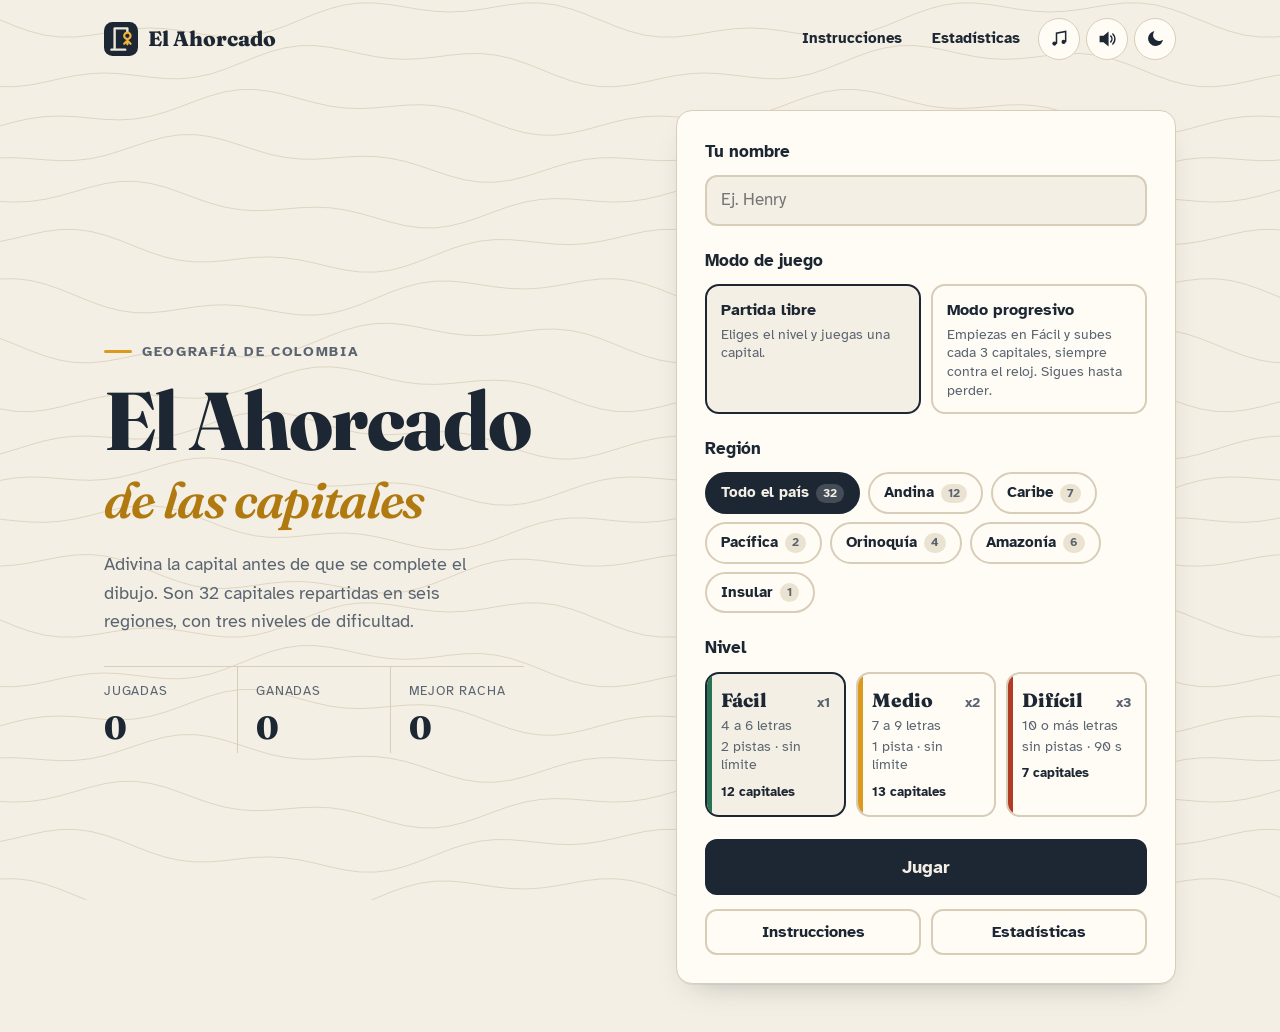
<file: index.html>
<!DOCTYPE html>
<html lang="es">
<head>
  <meta charset="UTF-8">
  <meta name="viewport" content="width=device-width, initial-scale=1.0">
  <title>El Ahorcado · Capitales de Colombia</title>
  <meta name="description" content="Juego del ahorcado para aprender las 32 capitales de los departamentos de Colombia.">
  <link rel="icon" href="assets/img/icono.svg" type="image/svg+xml">
  <link rel="preconnect" href="https://fonts.googleapis.com">
  <link rel="preconnect" href="https://fonts.gstatic.com" crossorigin>
  <link href="https://fonts.googleapis.com/css2?family=Atkinson+Hyperlegible:wght@400;700&family=Fraunces:ital,opsz,wght@0,9..144,600;0,9..144,800;1,9..144,600&display=swap" rel="stylesheet">
  <link rel="stylesheet" href="css/styles.css">
  <link rel="stylesheet" href="css/responsive.css">
  <script src="js/almacenamiento.js"></script>
</head>
<body data-pagina="juego">
  <a class="saltar" href="#contenido">Saltar al contenido</a>

  <header class="barra">
    <a class="marca" href="index.html">
      <img src="assets/img/icono.svg" alt="" width="34" height="34">
      <span>El Ahorcado</span>
    </a>
    <nav class="barra-nav" aria-label="Principal">
      <a href="pages/instrucciones.html">Instrucciones</a>
      <a href="pages/estadisticas.html">Estadísticas</a>
      <button id="btn-musica" class="btn-icono" type="button" aria-pressed="true" aria-label="Música">
        <svg class="icono-on" viewBox="0 0 24 24" aria-hidden="true"><path d="M9 17V5l11-2v12" fill="none"/><circle cx="6.5" cy="17.5" r="2.5"/><circle cx="17.5" cy="15.5" r="2.5"/></svg>
        <svg class="icono-off" viewBox="0 0 24 24" aria-hidden="true"><path d="M9 17V5l11-2v12" fill="none"/><circle cx="6.5" cy="17.5" r="2.5"/><circle cx="17.5" cy="15.5" r="2.5"/><path d="M3 3l18 18" fill="none"/></svg>
      </button>
      <button id="btn-sonido" class="btn-icono" type="button" aria-pressed="true" aria-label="Sonido">
        <svg class="icono-on" viewBox="0 0 24 24" aria-hidden="true"><path d="M4 9v6h4l5 4V5L8 9H4z"/><path d="M16.5 8.5a5 5 0 0 1 0 7M19 6a8.5 8.5 0 0 1 0 12" fill="none"/></svg>
        <svg class="icono-off" viewBox="0 0 24 24" aria-hidden="true"><path d="M4 9v6h4l5 4V5L8 9H4z"/><path d="M17 9l5 6M22 9l-5 6" fill="none"/></svg>
      </button>
      <button id="btn-tema" class="btn-icono" type="button" aria-label="Cambiar tema claro u oscuro">
        <svg class="icono-luna" viewBox="0 0 24 24" aria-hidden="true"><path d="M20 14.5A8 8 0 0 1 9.5 4a8 8 0 1 0 10.5 10.5z"/></svg>
        <svg class="icono-sol" viewBox="0 0 24 24" aria-hidden="true"><circle cx="12" cy="12" r="4.2"/><path d="M12 2v2.5M12 19.5V22M2 12h2.5M19.5 12H22M4.9 4.9l1.8 1.8M17.3 17.3l1.8 1.8M4.9 19.1l1.8-1.8M17.3 6.7l1.8-1.8" fill="none"/></svg>
      </button>
    </nav>
  </header>

  <main id="contenido" class="contenedor">

    <!-- ===== Menú principal ===== -->
    <section id="pantalla-menu" class="pantalla" aria-labelledby="titulo-menu">
      <div class="menu-intro">
        <p class="sobretitulo">Geografía de Colombia</p>
        <h1 id="titulo-menu" class="titulo">El Ahorcado <span>de las capitales</span></h1>
        <p class="entrada">Adivina la capital antes de que se complete el dibujo. Son 32 capitales repartidas en seis regiones, con tres niveles de dificultad.</p>

        <dl class="resumen" id="resumen-menu">
          <div><dt>Jugadas</dt><dd id="resumen-jugadas">0</dd></div>
          <div><dt>Ganadas</dt><dd id="resumen-ganadas">0</dd></div>
          <div><dt>Mejor racha</dt><dd id="resumen-racha">0</dd></div>
        </dl>
      </div>

      <form id="form-menu" class="tarjeta menu-form" novalidate>
        <div class="campo">
          <label for="nombre">Tu nombre</label>
          <input id="nombre" name="nombre" type="text" maxlength="20" autocomplete="nickname" placeholder="Ej. Henry" required>
          <p id="error-nombre" class="error-campo" hidden>Escribe tu nombre para empezar.</p>
        </div>

        <fieldset class="campo">
          <legend>Modo de juego</legend>
          <div class="modos">
            <label class="modo">
              <input type="radio" name="modo" value="libre" id="modo-libre" checked>
              <span class="modo-cuerpo"><b>Partida libre</b><small>Eliges el nivel y juegas una capital.</small></span>
            </label>
            <label class="modo">
              <input type="radio" name="modo" value="progresivo" id="modo-progresivo">
              <span class="modo-cuerpo"><b>Modo progresivo</b><small>Empiezas en Fácil y subes cada 3 capitales, siempre contra el reloj. Sigues hasta perder.</small></span>
            </label>
          </div>
        </fieldset>

        <fieldset class="campo">
          <legend>Región</legend>
          <div id="opciones-region" class="chips"></div>
        </fieldset>

        <fieldset class="campo" id="campo-nivel">
          <legend>Nivel</legend>
          <div id="opciones-nivel" class="niveles"></div>
        </fieldset>

        <button type="submit" class="btn btn-primario btn-grande">Jugar</button>

        <div class="menu-enlaces">
          <a class="btn btn-secundario" href="pages/instrucciones.html">Instrucciones</a>
          <a class="btn btn-secundario" href="pages/estadisticas.html">Estadísticas</a>
        </div>
      </form>
    </section>

    <!-- ===== Pantalla de juego ===== -->
    <section id="pantalla-juego" class="pantalla" aria-labelledby="titulo-juego" hidden>
      <h1 id="titulo-juego" class="sr-only">Partida en curso</h1>

      <div class="juego">
        <div class="tarjeta lienzo">
          <svg id="ahorcado" viewBox="0 0 200 240" role="img" aria-label="Dibujo del ahorcado">
            <g class="horca">
              <line x1="16" y1="226" x2="150" y2="226"/>
              <line x1="48" y1="226" x2="48" y2="18"/>
              <line x1="48" y1="18" x2="140" y2="18"/>
              <line x1="48" y1="54" x2="84" y2="18"/>
              <line class="cuerda" x1="140" y1="18" x2="140" y2="46"/>
            </g>
            <g class="partes">
              <circle class="parte" data-parte="1" cx="140" cy="66" r="20" pathLength="1"/>
              <line class="parte" data-parte="2" x1="140" y1="86" x2="140" y2="150" pathLength="1"/>
              <line class="parte" data-parte="3" x1="140" y1="104" x2="114" y2="132" pathLength="1"/>
              <line class="parte" data-parte="4" x1="140" y1="104" x2="166" y2="132" pathLength="1"/>
              <line class="parte" data-parte="5" x1="140" y1="150" x2="118" y2="192" pathLength="1"/>
              <line class="parte" data-parte="6" x1="140" y1="150" x2="162" y2="192" pathLength="1"/>
            </g>
            <g class="cara">
              <path d="M129 58l7 7M136 58l-7 7M144 58l7 7M151 58l-7 7"/>
              <path d="M132 77q8 -6 16 0"/>
            </g>
          </svg>
          <p class="lienzo-pie"><span id="errores-texto">0</span> de 6 errores</p>
        </div>

        <div class="panel">
          <ul class="etiquetas" aria-label="Datos de la partida">
            <li id="info-jugador"></li>
            <li id="info-region"></li>
            <li id="info-nivel"></li>
            <li id="info-ronda" class="etiqueta-ronda" hidden></li>
          </ul>

          <dl class="marcador">
            <div>
              <dt>Vidas</dt>
              <dd id="vidas" class="vidas" aria-label="6 vidas"></dd>
            </div>
            <div>
              <dt>Puntaje</dt>
              <dd id="puntaje">0</dd>
            </div>
            <div>
              <dt>Tiempo</dt>
              <dd id="tiempo">Sin límite</dd>
            </div>
          </dl>

          <div class="palabra-zona">
            <div id="palabra" class="palabra"></div>
            <p class="dato"><span class="dato-etiqueta">Dato</span> <span id="dato-texto"></span></p>
          </div>

          <div class="pistas">
            <button id="btn-pista" class="btn btn-secundario" type="button">Pedir pista</button>
            <p id="texto-pista" class="texto-pista"></p>
          </div>

          <p class="falladas">Letras falladas: <span id="letras-falladas">ninguna</span></p>
          <p id="aviso" class="aviso" role="status" aria-live="polite"></p>
        </div>
      </div>

      <div id="teclado" class="teclado" role="group" aria-label="Teclado virtual"></div>

      <div class="acciones-juego">
        <button id="btn-abandonar" class="btn btn-texto" type="button">← Volver al menú</button>
      </div>
    </section>
  </main>

  <!-- ===== Ventana de resultado ===== -->
  <dialog id="modal-resultado" class="modal" aria-labelledby="modal-titulo">
    <p id="modal-etiqueta" class="modal-etiqueta"></p>
    <h2 id="modal-titulo" class="modal-titulo"></h2>
    <p id="modal-palabra" class="modal-palabra"></p>
    <p id="modal-dato" class="modal-dato"></p>
    <p id="modal-extra" class="modal-extra" hidden></p>
    <table id="modal-desglose" class="desglose"></table>
    <div class="modal-acciones">
      <button id="btn-otra" class="btn btn-primario" type="button">Jugar otra vez</button>
      <button id="btn-menu" class="btn btn-secundario" type="button">Volver al menú</button>
    </div>
  </dialog>

  <script src="js/palabras.js"></script>
  <script src="js/juego.js"></script>
  <script src="js/ui.js"></script>
  <script src="js/app.js"></script>
</body>
</html>
</file>
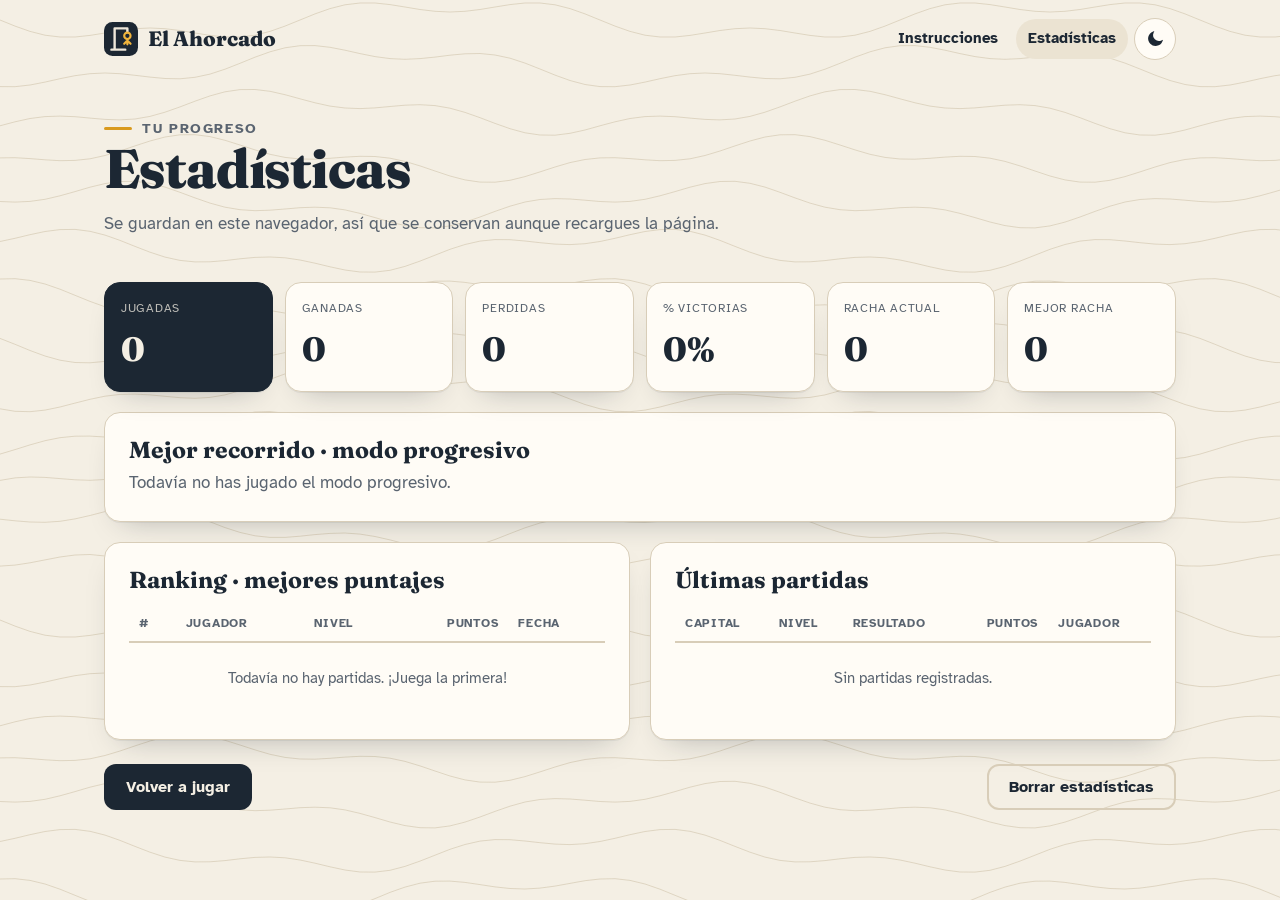
<file: pages/estadisticas.html>
<!DOCTYPE html>
<html lang="es">
<head>
  <meta charset="UTF-8">
  <meta name="viewport" content="width=device-width, initial-scale=1.0">
  <title>Estadísticas · El Ahorcado</title>
  <link rel="icon" href="../assets/img/icono.svg" type="image/svg+xml">
  <link rel="preconnect" href="https://fonts.googleapis.com">
  <link rel="preconnect" href="https://fonts.gstatic.com" crossorigin>
  <link href="https://fonts.googleapis.com/css2?family=Atkinson+Hyperlegible:wght@400;700&family=Fraunces:ital,opsz,wght@0,9..144,600;0,9..144,800;1,9..144,600&display=swap" rel="stylesheet">
  <link rel="stylesheet" href="../css/styles.css">
  <link rel="stylesheet" href="../css/responsive.css">
  <script src="../js/almacenamiento.js"></script>
</head>
<body data-pagina="estadisticas">
  <a class="saltar" href="#contenido">Saltar al contenido</a>

  <header class="barra">
    <a class="marca" href="../index.html">
      <img src="../assets/img/icono.svg" alt="" width="34" height="34">
      <span>El Ahorcado</span>
    </a>
    <nav class="barra-nav" aria-label="Principal">
      <a href="instrucciones.html">Instrucciones</a>
      <a href="estadisticas.html" aria-current="page">Estadísticas</a>
      <button id="btn-tema" class="btn-icono" type="button" aria-label="Cambiar tema claro u oscuro">
        <svg class="icono-luna" viewBox="0 0 24 24" aria-hidden="true"><path d="M20 14.5A8 8 0 0 1 9.5 4a8 8 0 1 0 10.5 10.5z"/></svg>
        <svg class="icono-sol" viewBox="0 0 24 24" aria-hidden="true"><circle cx="12" cy="12" r="4.2"/><path d="M12 2v2.5M12 19.5V22M2 12h2.5M19.5 12H22M4.9 4.9l1.8 1.8M17.3 17.3l1.8 1.8M4.9 19.1l1.8-1.8M17.3 6.7l1.8-1.8" fill="none"/></svg>
      </button>
    </nav>
  </header>

  <main id="contenido" class="contenedor">
    <div class="pagina-cabeza">
      <p class="sobretitulo">Tu progreso</p>
      <h1 class="titulo">Estadísticas</h1>
      <p>Se guardan en este navegador, así que se conservan aunque recargues la página.</p>
    </div>

    <dl class="tarjetas-stats">
      <div class="tarjeta stat stat-destacada"><dt>Jugadas</dt><dd id="stat-jugadas">0</dd></div>
      <div class="tarjeta stat"><dt>Ganadas</dt><dd id="stat-ganadas">0</dd></div>
      <div class="tarjeta stat"><dt>Perdidas</dt><dd id="stat-perdidas">0</dd></div>
      <div class="tarjeta stat"><dt>% victorias</dt><dd id="stat-porcentaje">0%</dd></div>
      <div class="tarjeta stat"><dt>Racha actual</dt><dd id="stat-racha">0</dd></div>
      <div class="tarjeta stat"><dt>Mejor racha</dt><dd id="stat-mejor-racha">0</dd></div>
    </dl>

    <section class="tarjeta bloque recorrido-destacado">
      <h2>Mejor recorrido · modo progresivo</h2>
      <p id="mejor-recorrido"></p>
    </section>

    <div class="bloques">
      <section class="tarjeta bloque">
        <h2>Ranking · mejores puntajes</h2>
        <div class="tabla-envoltura">
          <table class="tabla">
            <thead><tr><th>#</th><th>Jugador</th><th>Nivel</th><th class="num">Puntos</th><th class="opcional">Fecha</th></tr></thead>
            <tbody id="tabla-ranking"></tbody>
          </table>
        </div>
      </section>

      <section class="tarjeta bloque">
        <h2>Últimas partidas</h2>
        <div class="tabla-envoltura">
          <table class="tabla">
            <thead><tr><th>Capital</th><th>Nivel</th><th>Resultado</th><th class="num">Puntos</th><th class="opcional">Jugador</th></tr></thead>
            <tbody id="tabla-historial"></tbody>
          </table>
        </div>
      </section>
    </div>

    <div class="pie-acciones">
      <a class="btn btn-primario" href="../index.html">Volver a jugar</a>
      <button id="btn-borrar" class="btn btn-secundario" type="button">Borrar estadísticas</button>
    </div>
  </main>

  <script src="../js/palabras.js"></script>
  <script src="../js/juego.js"></script>
  <script src="../js/ui.js"></script>
  <script src="../js/app.js"></script>
</body>
</html>
</file>
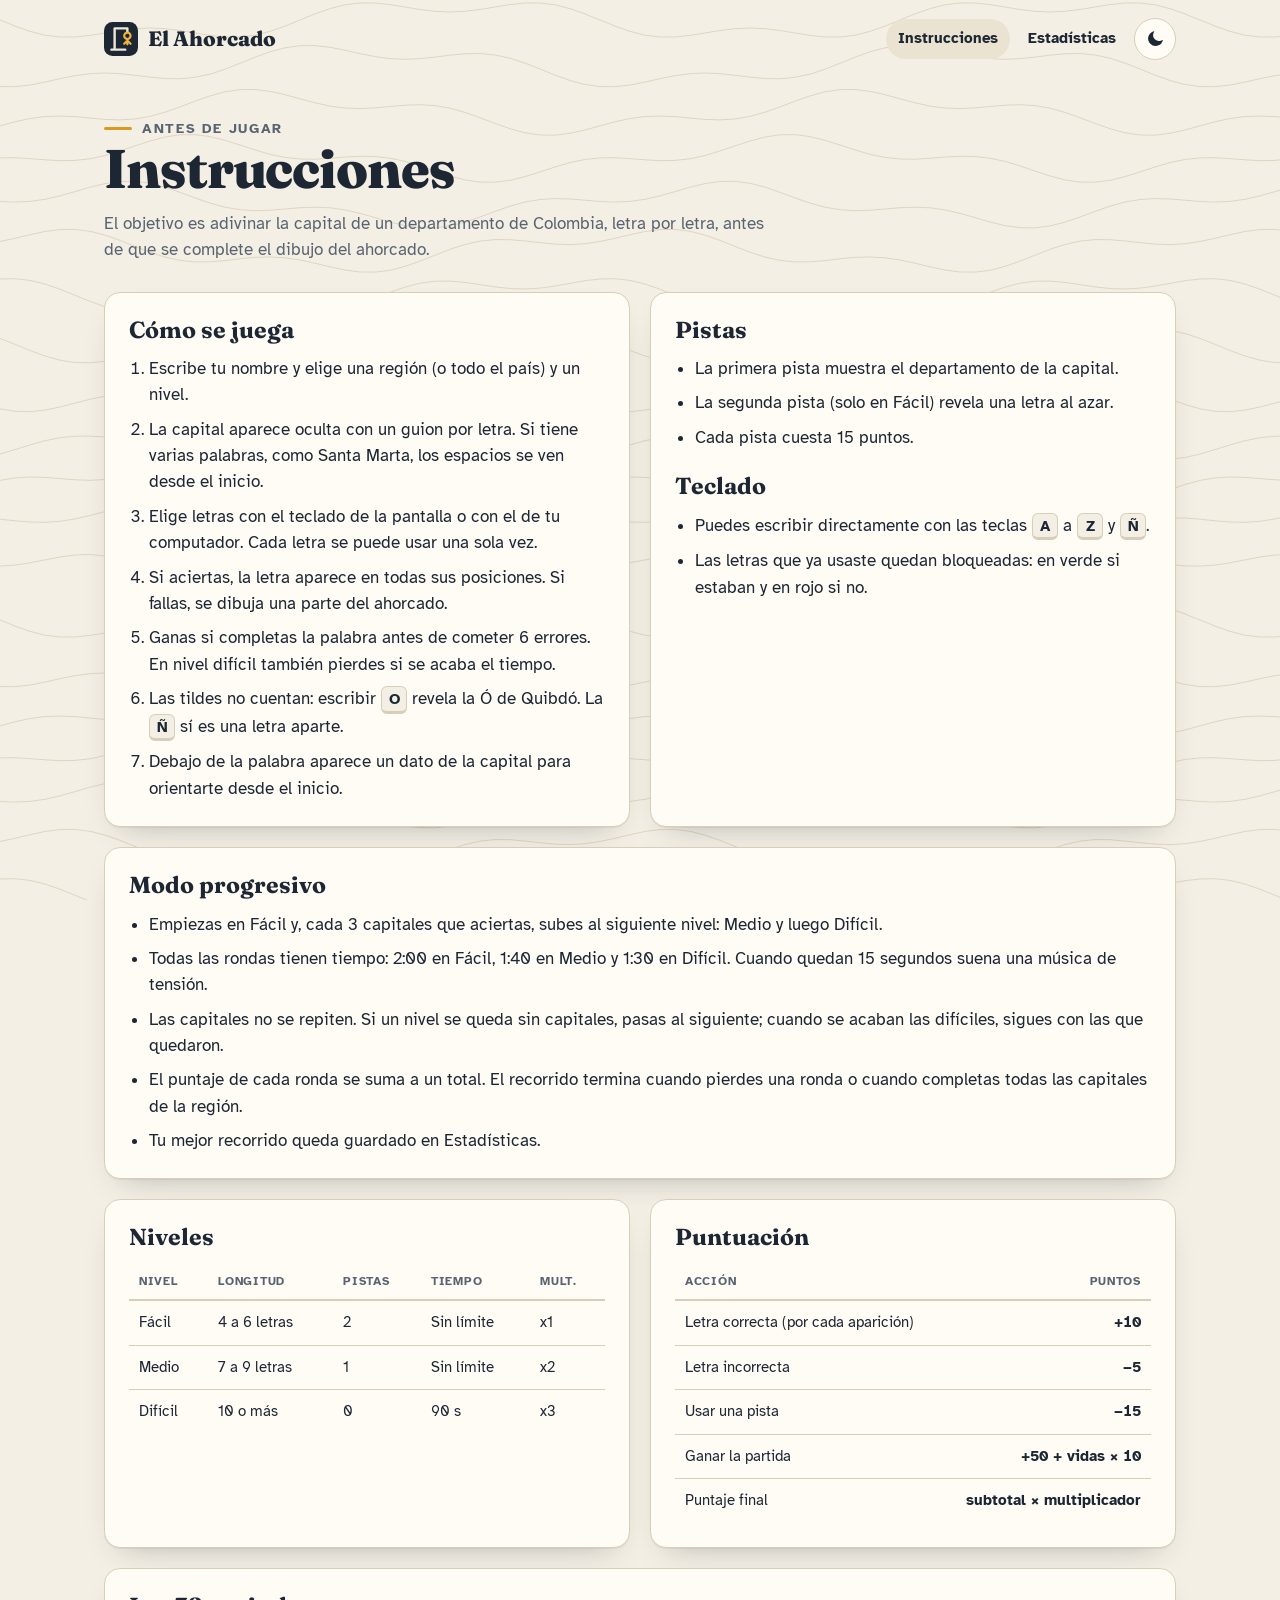
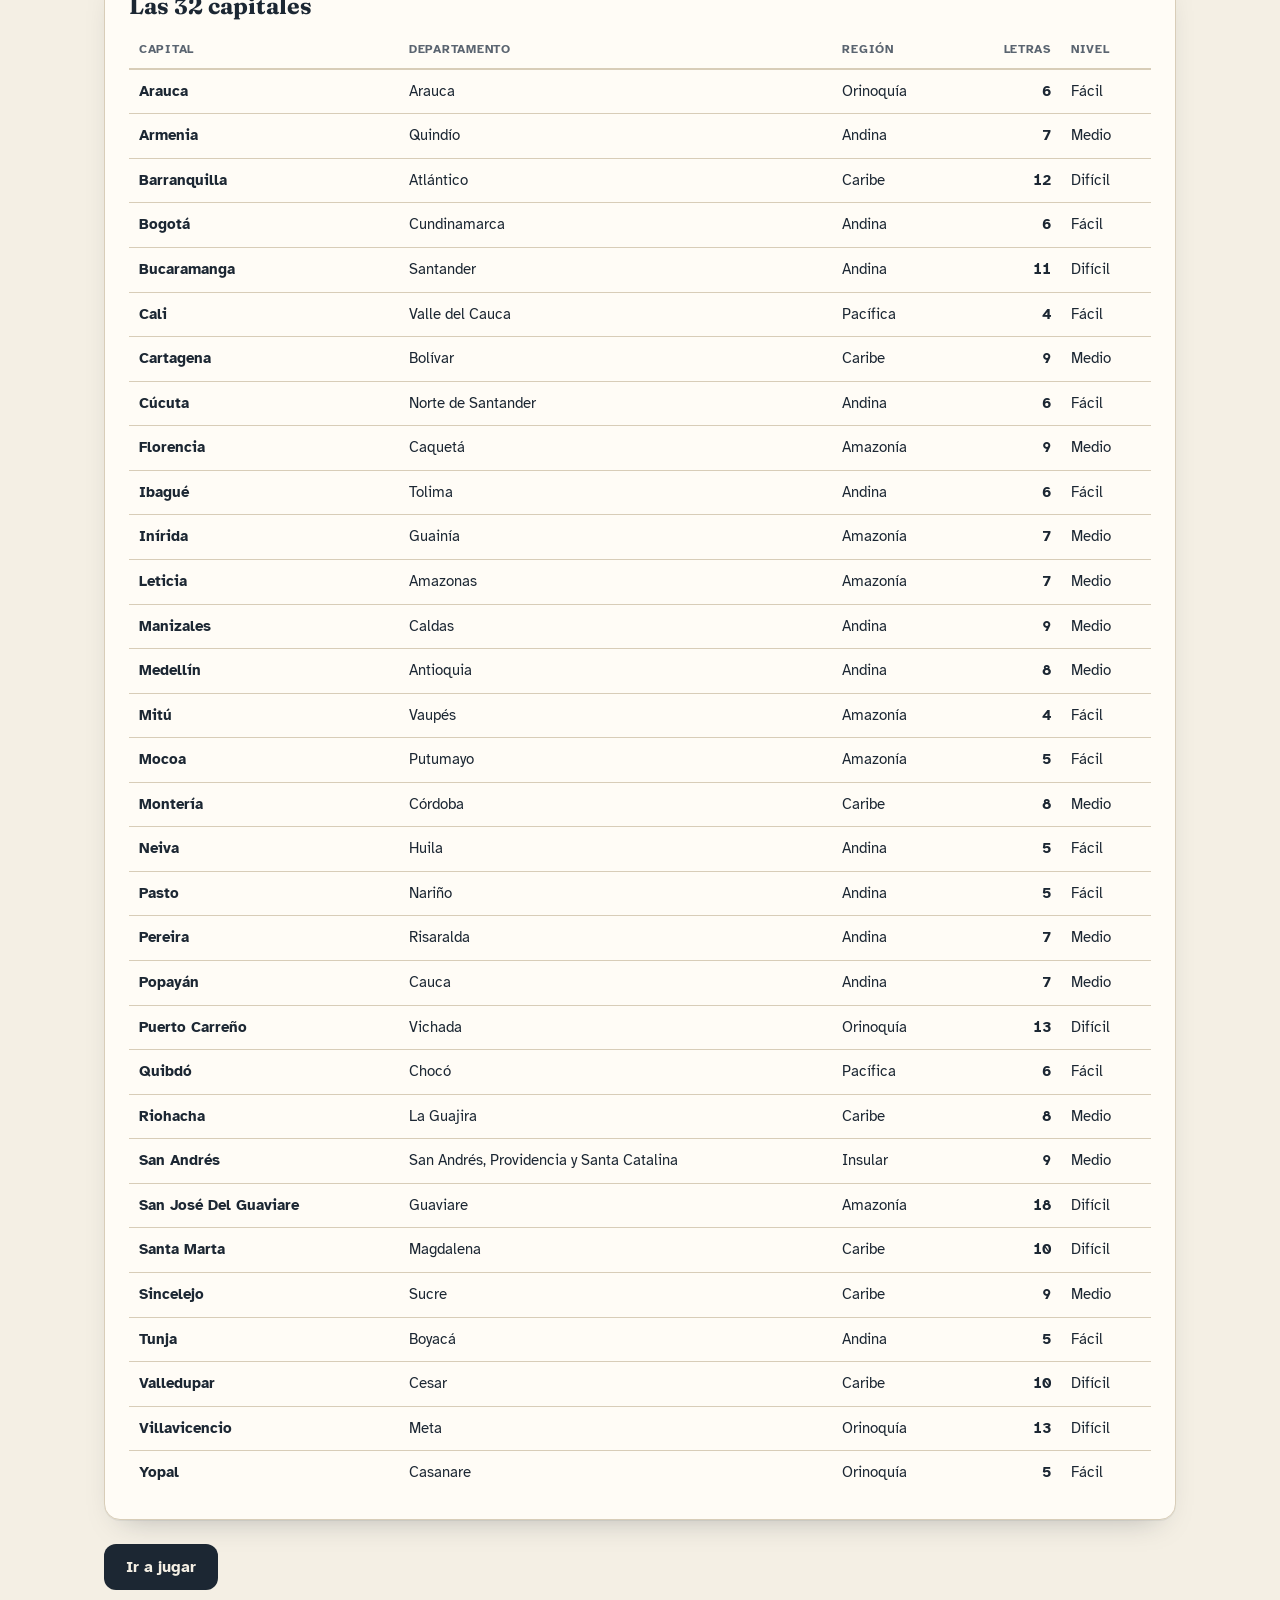
<file: pages/instrucciones.html>
<!DOCTYPE html>
<html lang="es">
<head>
  <meta charset="UTF-8">
  <meta name="viewport" content="width=device-width, initial-scale=1.0">
  <title>Instrucciones · El Ahorcado</title>
  <link rel="icon" href="../assets/img/icono.svg" type="image/svg+xml">
  <link rel="preconnect" href="https://fonts.googleapis.com">
  <link rel="preconnect" href="https://fonts.gstatic.com" crossorigin>
  <link href="https://fonts.googleapis.com/css2?family=Atkinson+Hyperlegible:wght@400;700&family=Fraunces:ital,opsz,wght@0,9..144,600;0,9..144,800;1,9..144,600&display=swap" rel="stylesheet">
  <link rel="stylesheet" href="../css/styles.css">
  <link rel="stylesheet" href="../css/responsive.css">
  <script src="../js/almacenamiento.js"></script>
</head>
<body data-pagina="instrucciones">
  <a class="saltar" href="#contenido">Saltar al contenido</a>

  <header class="barra">
    <a class="marca" href="../index.html">
      <img src="../assets/img/icono.svg" alt="" width="34" height="34">
      <span>El Ahorcado</span>
    </a>
    <nav class="barra-nav" aria-label="Principal">
      <a href="instrucciones.html" aria-current="page">Instrucciones</a>
      <a href="estadisticas.html">Estadísticas</a>
      <button id="btn-tema" class="btn-icono" type="button" aria-label="Cambiar tema claro u oscuro">
        <svg class="icono-luna" viewBox="0 0 24 24" aria-hidden="true"><path d="M20 14.5A8 8 0 0 1 9.5 4a8 8 0 1 0 10.5 10.5z"/></svg>
        <svg class="icono-sol" viewBox="0 0 24 24" aria-hidden="true"><circle cx="12" cy="12" r="4.2"/><path d="M12 2v2.5M12 19.5V22M2 12h2.5M19.5 12H22M4.9 4.9l1.8 1.8M17.3 17.3l1.8 1.8M4.9 19.1l1.8-1.8M17.3 6.7l1.8-1.8" fill="none"/></svg>
      </button>
    </nav>
  </header>

  <main id="contenido" class="contenedor">
    <div class="pagina-cabeza">
      <p class="sobretitulo">Antes de jugar</p>
      <h1 class="titulo">Instrucciones</h1>
      <p>El objetivo es adivinar la capital de un departamento de Colombia, letra por letra, antes de que se complete el dibujo del ahorcado.</p>
    </div>

    <div class="bloques">
      <section class="tarjeta bloque">
        <h2>Cómo se juega</h2>
        <ol>
          <li>Escribe tu nombre y elige una región (o todo el país) y un nivel.</li>
          <li>La capital aparece oculta con un guion por letra. Si tiene varias palabras, como Santa Marta, los espacios se ven desde el inicio.</li>
          <li>Elige letras con el teclado de la pantalla o con el de tu computador. Cada letra se puede usar una sola vez.</li>
          <li>Si aciertas, la letra aparece en todas sus posiciones. Si fallas, se dibuja una parte del ahorcado.</li>
          <li>Ganas si completas la palabra antes de cometer 6 errores. En nivel difícil también pierdes si se acaba el tiempo.</li>
          <li>Las tildes no cuentan: escribir <span class="kbd">O</span> revela la Ó de Quibdó. La <span class="kbd">Ñ</span> sí es una letra aparte.</li>
          <li>Debajo de la palabra aparece un dato de la capital para orientarte desde el inicio.</li>
        </ol>
      </section>

      <section class="tarjeta bloque">
        <h2>Pistas</h2>
        <ul>
          <li>La primera pista muestra el departamento de la capital.</li>
          <li>La segunda pista (solo en Fácil) revela una letra al azar.</li>
          <li>Cada pista cuesta 15 puntos.</li>
        </ul>
        <h2 style="margin-top:22px">Teclado</h2>
        <ul>
          <li>Puedes escribir directamente con las teclas <span class="kbd">A</span> a <span class="kbd">Z</span> y <span class="kbd">Ñ</span>.</li>
          <li>Las letras que ya usaste quedan bloqueadas: en verde si estaban y en rojo si no.</li>
        </ul>
      </section>

      <section class="tarjeta bloque bloque-ancho">
        <h2>Modo progresivo</h2>
        <ul>
          <li>Empiezas en Fácil y, cada 3 capitales que aciertas, subes al siguiente nivel: Medio y luego Difícil.</li>
          <li>Todas las rondas tienen tiempo: 2:00 en Fácil, 1:40 en Medio y 1:30 en Difícil. Cuando quedan 15 segundos suena una música de tensión.</li>
          <li>Las capitales no se repiten. Si un nivel se queda sin capitales, pasas al siguiente; cuando se acaban las difíciles, sigues con las que quedaron.</li>
          <li>El puntaje de cada ronda se suma a un total. El recorrido termina cuando pierdes una ronda o cuando completas todas las capitales de la región.</li>
          <li>Tu mejor recorrido queda guardado en Estadísticas.</li>
        </ul>
      </section>

      <section class="tarjeta bloque">
        <h2>Niveles</h2>
        <div class="tabla-envoltura">
          <table class="tabla">
            <thead><tr><th>Nivel</th><th>Longitud</th><th>Pistas</th><th>Tiempo</th><th>Mult.</th></tr></thead>
            <tbody>
              <tr><td>Fácil</td><td>4 a 6 letras</td><td>2</td><td>Sin límite</td><td>x1</td></tr>
              <tr><td>Medio</td><td>7 a 9 letras</td><td>1</td><td>Sin límite</td><td>x2</td></tr>
              <tr><td>Difícil</td><td>10 o más</td><td>0</td><td>90 s</td><td>x3</td></tr>
            </tbody>
          </table>
        </div>
      </section>

      <section class="tarjeta bloque">
        <h2>Puntuación</h2>
        <div class="tabla-envoltura">
          <table class="tabla">
            <thead><tr><th>Acción</th><th class="num">Puntos</th></tr></thead>
            <tbody>
              <tr><td>Letra correcta (por cada aparición)</td><td class="num">+10</td></tr>
              <tr><td>Letra incorrecta</td><td class="num">−5</td></tr>
              <tr><td>Usar una pista</td><td class="num">−15</td></tr>
              <tr><td>Ganar la partida</td><td class="num">+50 + vidas × 10</td></tr>
              <tr><td>Puntaje final</td><td class="num">subtotal × multiplicador</td></tr>
            </tbody>
          </table>
        </div>
      </section>

      <section class="tarjeta bloque bloque-ancho">
        <h2>Las 32 capitales</h2>
        <div class="tabla-envoltura">
          <table class="tabla">
            <thead><tr><th>Capital</th><th>Departamento</th><th>Región</th><th class="num opcional">Letras</th><th>Nivel</th></tr></thead>
            <tbody id="tabla-capitales"></tbody>
          </table>
        </div>
      </section>
    </div>

    <div class="pie-acciones">
      <a class="btn btn-primario" href="../index.html">Ir a jugar</a>
    </div>
  </main>

  <script src="../js/palabras.js"></script>
  <script src="../js/juego.js"></script>
  <script src="../js/ui.js"></script>
  <script src="../js/app.js"></script>
</body>
</html>
</file>
<file: css/styles.css>
/*
 * styles.css
 * Estilos generales. Los colores están en variables para poder cambiar
 * entre tema claro y oscuro con el atributo data-tema del <html>.
 */

:root {
  --papel: #f4efe4;
  --papel-2: #ebe3d2;
  --superficie: #fffcf6;
  --tinta: #1c2733;
  --tinta-suave: #5a6470;
  --linea: #d8cdb8;
  --acento: #d99a1e;
  --acento-suave: #f6e3b4;
  --azul: #1f4e79;
  --rojo: #b23b26;
  --rojo-suave: #f6d9d1;
  --verde: #2b7350;
  --verde-suave: #d4ebdc;
  --sombra: 0 1px 0 rgba(28, 39, 51, .06), 0 14px 30px -18px rgba(28, 39, 51, .35);
  --radio: 16px;
  --fuente-titulo: 'Fraunces', Georgia, 'Times New Roman', serif;
  --fuente: 'Atkinson Hyperlegible', 'Segoe UI', system-ui, sans-serif;
  color-scheme: light;
}

[data-tema="oscuro"] {
  --papel: #111821;
  --papel-2: #18212c;
  --superficie: #1a2430;
  --tinta: #eee7da;
  --tinta-suave: #a3acb6;
  --linea: #2d3947;
  --acento: #f0b43c;
  --acento-suave: #3d321b;
  --azul: #8ab8e6;
  --rojo: #f08068;
  --rojo-suave: #43251f;
  --verde: #63c493;
  --verde-suave: #1d3a2c;
  --sombra: 0 1px 0 rgba(0, 0, 0, .3), 0 18px 34px -20px rgba(0, 0, 0, .8);
  color-scheme: dark;
}

*, *::before, *::after { box-sizing: border-box; }

body {
  margin: 0;
  min-height: 100vh;
  background: var(--papel);
  color: var(--tinta);
  font-family: var(--fuente);
  font-size: 1.0625rem;
  line-height: 1.55;
  position: relative;
  overflow-x: hidden;
}

/* Fondo con curvas de nivel, como un mapa topográfico */
body::before {
  content: '';
  position: fixed;
  inset: 0;
  background: url('../assets/img/fondo-topografico.svg') 0 0 / 600px repeat;
  opacity: .5;
  pointer-events: none;
  z-index: -1;
}
[data-tema="oscuro"] body::before { filter: invert(1); opacity: .12; }

h1, h2, h3 { font-family: var(--fuente-titulo); line-height: 1.1; margin: 0; }
a { color: var(--azul); }
img, svg { display: block; }

:focus-visible { outline: 3px solid var(--acento); outline-offset: 3px; border-radius: 6px; }

.sr-only {
  position: absolute; width: 1px; height: 1px; padding: 0; margin: -1px;
  overflow: hidden; clip: rect(0 0 0 0); white-space: nowrap; border: 0;
}

.saltar { position: absolute; left: -999px; top: 8px; background: var(--tinta); color: var(--papel); padding: 8px 14px; border-radius: 8px; z-index: 10; }
.saltar:focus { left: 16px; }

.contenedor { width: 100%; max-width: 1120px; margin: 0 auto; padding: 8px 24px 48px; }

/* ---------- Barra superior ---------- */

.barra {
  display: flex; align-items: center; justify-content: space-between; gap: 16px;
  max-width: 1120px; margin: 0 auto; padding: 18px 24px;
}
.marca { display: flex; align-items: center; gap: 10px; color: var(--tinta); text-decoration: none; font-family: var(--fuente-titulo); font-weight: 800; font-size: 1.3rem; }
.barra-nav { display: flex; align-items: center; gap: 6px; }
.barra-nav a { color: var(--tinta); text-decoration: none; padding: 8px 12px; border-radius: 999px; font-weight: 700; font-size: .95rem; }
.barra-nav a:hover, .barra-nav a[aria-current="page"] { background: var(--papel-2); }

.btn-icono {
  width: 42px; height: 42px; display: grid; place-items: center;
  border: 1px solid var(--linea); border-radius: 50%; background: var(--superficie); color: var(--tinta); cursor: pointer;
}
.btn-icono svg { width: 20px; height: 20px; fill: currentColor; stroke: currentColor; stroke-width: 1.8; stroke-linecap: round; }
.btn-icono:hover { border-color: var(--tinta-suave); }
.icono-off, .icono-sol { display: none !important; }
#btn-sonido[aria-pressed="false"] .icono-on, #btn-musica[aria-pressed="false"] .icono-on { display: none !important; }
#btn-sonido[aria-pressed="false"] .icono-off, #btn-musica[aria-pressed="false"] .icono-off { display: block !important; }
#btn-musica svg circle { stroke: none; }
[data-tema="oscuro"] .icono-luna { display: none !important; }
[data-tema="oscuro"] .icono-sol { display: block !important; }

/* ---------- Botones y tarjetas ---------- */

.btn {
  display: inline-flex; align-items: center; justify-content: center; gap: 8px;
  min-height: 46px; padding: 10px 20px; border-radius: 12px; border: 2px solid transparent;
  font: 700 1rem var(--fuente); text-decoration: none; cursor: pointer;
  transition: transform .12s ease, background-color .2s ease, border-color .2s ease;
}
.btn:active:not(:disabled) { transform: translateY(1px); }
.btn:disabled { cursor: not-allowed; opacity: .55; }
.btn-primario { background: var(--tinta); color: var(--papel); }
.btn-primario:hover { background: var(--azul); }
[data-tema="oscuro"] .btn-primario:hover { background: var(--acento); color: #1c1608; }
.btn-secundario { background: transparent; color: var(--tinta); border-color: var(--linea); }
.btn-secundario:hover:not(:disabled) { border-color: var(--tinta); }
.btn-texto { background: none; color: var(--tinta-suave); padding-left: 0; }
.btn-texto:hover { color: var(--tinta); }
.btn-grande { width: 100%; min-height: 56px; font-size: 1.15rem; }

.tarjeta {
  background: var(--superficie);
  border: 1px solid var(--linea);
  border-radius: var(--radio);
  box-shadow: var(--sombra);
}

/* ---------- Menú principal ---------- */

#pantalla-menu:not([hidden]) {
  display: grid; grid-template-columns: 1.05fr 1fr; gap: 48px; align-items: center; padding-top: 24px;
}

.sobretitulo {
  margin: 0 0 14px; font-weight: 700; font-size: .85rem; letter-spacing: .12em; text-transform: uppercase; color: var(--tinta-suave);
  display: flex; align-items: center; gap: 10px;
}
.sobretitulo::before { content: ''; width: 28px; height: 3px; border-radius: 2px; background: var(--acento); }

.titulo { font-size: clamp(2.8rem, 6.4vw, 5.2rem); font-weight: 800; letter-spacing: -.02em; }
.titulo span { display: block; font-weight: 600; font-style: italic; color: var(--acento); font-size: .62em; margin-top: 6px; }
[data-tema="claro"] .titulo span { color: #b07a10; }

.entrada { max-width: 34ch; margin: 22px 0 30px; font-size: 1.15rem; color: var(--tinta-suave); }

.resumen { display: flex; gap: 0; margin: 0; padding: 0; border-top: 1px solid var(--linea); max-width: 420px; }
.resumen div { flex: 1; padding: 14px 0 0; }
.resumen div + div { padding-left: 18px; border-left: 1px solid var(--linea); margin-left: 18px; }
.resumen dt { font-size: .82rem; color: var(--tinta-suave); text-transform: uppercase; letter-spacing: .06em; }
.resumen dd { margin: 2px 0 0; font-family: var(--fuente-titulo); font-weight: 800; font-size: 2rem; }

.menu-form { padding: 28px; display: grid; gap: 22px; }
.campo { margin: 0; padding: 0; border: 0; min-width: 0; }
.campo > label, .campo > legend { display: block; font-weight: 700; margin-bottom: 10px; padding: 0; }

input[type="text"] {
  width: 100%; min-height: 50px; padding: 10px 14px; font: inherit; color: var(--tinta);
  background: var(--papel); border: 2px solid var(--linea); border-radius: 12px;
}
input[type="text"]:focus { border-color: var(--tinta); outline: none; }
.error-campo { margin: 8px 0 0; color: var(--rojo); font-size: .92rem; font-weight: 700; }

.chips { display: flex; flex-wrap: wrap; gap: 8px; }
.chip input, .nivel input { position: absolute; opacity: 0; pointer-events: none; }
.chip span {
  display: inline-flex; align-items: center; gap: 7px; min-height: 40px; padding: 7px 14px;
  border: 2px solid var(--linea); border-radius: 999px; cursor: pointer; font-weight: 700; font-size: .95rem;
  transition: background-color .15s, border-color .15s;
}
.chip small { font-size: .78rem; color: var(--tinta-suave); background: var(--papel-2); border-radius: 999px; padding: 0 7px; }
.chip span:hover { border-color: var(--tinta-suave); }
.chip input:checked + span { background: var(--tinta); border-color: var(--tinta); color: var(--papel); }
.chip input:checked + span small { background: rgba(255,255,255,.18); color: inherit; }
.chip input:focus-visible + span, .nivel input:focus-visible + .nivel-cuerpo { outline: 3px solid var(--acento); outline-offset: 2px; }

.niveles { display: grid; grid-template-columns: repeat(3, 1fr); gap: 10px; }
.nivel-cuerpo {
  display: flex; flex-direction: column; gap: 2px; height: 100%; padding: 12px 14px;
  border: 2px solid var(--linea); border-radius: 14px; cursor: pointer; position: relative; overflow: hidden;
}
.nivel-cuerpo::before { content: ''; position: absolute; left: 0; top: 0; bottom: 0; width: 5px; background: var(--color-nivel); }
.nivel-facil { --color-nivel: var(--verde); }
.nivel-medio { --color-nivel: var(--acento); }
.nivel-dificil { --color-nivel: var(--rojo); }
.nivel-nombre { display: flex; justify-content: space-between; align-items: baseline; font-family: var(--fuente-titulo); font-weight: 800; font-size: 1.2rem; }
.nivel-nombre b { font-family: var(--fuente); font-size: .85rem; color: var(--tinta-suave); }
.nivel-detalle { font-size: .86rem; color: var(--tinta-suave); line-height: 1.35; }
.nivel-cantidad { margin-top: 6px; font-size: .8rem; font-weight: 700; }
.nivel input:checked + .nivel-cuerpo { border-color: var(--tinta); background: var(--papel); }
.nivel input:disabled + .nivel-cuerpo { opacity: .4; cursor: not-allowed; border-style: dashed; }

/* Selector de modo */
.modos { display: grid; grid-template-columns: 1fr 1fr; gap: 10px; }
.modo input { position: absolute; opacity: 0; pointer-events: none; }
.modo-cuerpo {
  display: flex; flex-direction: column; gap: 3px; height: 100%; padding: 12px 14px;
  border: 2px solid var(--linea); border-radius: 14px; cursor: pointer;
}
.modo-cuerpo b { font-size: 1rem; }
.modo-cuerpo small { font-size: .86rem; color: var(--tinta-suave); line-height: 1.35; }
.modo input:checked + .modo-cuerpo { border-color: var(--tinta); background: var(--papel); }
.modo input:focus-visible + .modo-cuerpo { outline: 3px solid var(--acento); outline-offset: 2px; }
#campo-nivel[hidden] { display: none; }

.menu-enlaces { display: grid; grid-template-columns: 1fr 1fr; gap: 10px; margin-top: -8px; }

/* ---------- Pantalla de juego ---------- */

.juego { display: grid; grid-template-columns: minmax(240px, 320px) 1fr; gap: 24px; align-items: stretch; margin-top: 8px; }

.lienzo { padding: 18px 18px 12px; display: flex; flex-direction: column; justify-content: center; }
#ahorcado { width: 100%; height: auto; max-height: 340px; }
#ahorcado line, #ahorcado circle, #ahorcado path { fill: none; stroke-linecap: round; stroke-linejoin: round; }
.horca line { stroke: var(--tinta-suave); stroke-width: 6; }
.horca .cuerda { stroke: var(--acento); stroke-width: 3.5; }
.parte {
  stroke: var(--tinta); stroke-width: 5;
  stroke-dasharray: 1; stroke-dashoffset: 1;
  opacity: 0;
  transition: stroke-dashoffset .45s ease-out, opacity .1s;
}
.parte.visible { stroke-dashoffset: 0; opacity: 1; }
.cara path { stroke: var(--rojo); stroke-width: 3; opacity: 0; transition: opacity .3s .3s; }
#ahorcado.derrota .parte { stroke: var(--rojo); }
#ahorcado.derrota .cara path { opacity: 1; }
.lienzo-pie { margin: 8px 0 0; text-align: center; color: var(--tinta-suave); font-size: .9rem; }
.lienzo-pie span { font-weight: 700; color: var(--tinta); }

.panel { display: flex; flex-direction: column; gap: 18px; min-width: 0; }

.etiquetas { list-style: none; margin: 0; padding: 0; display: flex; flex-wrap: wrap; gap: 8px; }
.etiquetas li {
  padding: 4px 12px; border-radius: 999px; background: var(--papel-2); font-weight: 700; font-size: .88rem;
}
.etiquetas .etiqueta-nivel { background: var(--color-nivel); color: #fff; }
[data-tema="oscuro"] .etiquetas .etiqueta-nivel { color: #111821; }

.marcador { display: grid; grid-template-columns: repeat(3, 1fr); gap: 10px; margin: 0; }
.marcador > div { background: var(--superficie); border: 1px solid var(--linea); border-radius: 14px; padding: 10px 14px; }
.marcador dt { font-size: .78rem; text-transform: uppercase; letter-spacing: .08em; color: var(--tinta-suave); }
.marcador dd { margin: 4px 0 0; font-family: var(--fuente-titulo); font-weight: 800; font-size: 1.7rem; line-height: 1.1; min-height: 1.9rem; display: flex; align-items: center; }
#tiempo.apagado { font-family: var(--fuente); font-size: 1rem; font-weight: 700; color: var(--tinta-suave); }
#tiempo.urgente { color: var(--rojo); animation: latido 1s infinite; }

.vidas { gap: 5px; flex-wrap: wrap; }
.vida { width: 15px; height: 15px; border-radius: 50%; background: var(--rojo); transition: background-color .3s, transform .3s; }
.vida.perdida { background: transparent; box-shadow: inset 0 0 0 2px var(--linea); transform: scale(.8); }

.palabra-zona {
  background: var(--superficie); border: 1px solid var(--linea); border-radius: var(--radio);
  padding: 26px 18px; min-height: 120px; display: grid; place-items: center;
}
.palabra-zona { gap: 18px; }
.dato {
  margin: 0; max-width: 56ch; text-align: center; color: var(--tinta-suave); font-size: .98rem; line-height: 1.45;
}
.dato-etiqueta {
  display: inline-block; margin-right: 6px; padding: 1px 9px; border-radius: 999px;
  background: var(--acento-suave); color: var(--tinta); font-size: .75rem; font-weight: 700; letter-spacing: .08em; text-transform: uppercase;
}
.etiquetas .etiqueta-ronda { background: var(--tinta); color: var(--papel); }

.palabra { display: flex; flex-wrap: wrap; justify-content: center; gap: 12px 26px; }
.palabra-grupo { display: flex; gap: 7px; }
.casilla {
  width: 2.5rem; height: 3.1rem; display: grid; place-items: center;
  border-bottom: 4px solid var(--tinta); font-family: var(--fuente-titulo); font-weight: 800; font-size: 2rem; line-height: 1;
}
.casilla.revelada { border-color: var(--verde); }
.casilla.nueva { animation: aparecer .35s ease-out; }
.casilla.faltante { color: var(--rojo); border-color: var(--rojo); }

.pistas { display: flex; flex-wrap: wrap; align-items: center; gap: 12px 16px; }
.texto-pista { margin: 0; color: var(--tinta-suave); }
.texto-pista strong { color: var(--tinta); }
.falladas { margin: 0; color: var(--tinta-suave); }
#letras-falladas { font-weight: 700; color: var(--rojo); letter-spacing: .15em; }
.aviso { margin: 0; min-height: 1.6em; font-weight: 700; }
.aviso[data-tipo="acierto"] { color: var(--verde); }
.aviso[data-tipo="fallo"] { color: var(--rojo); }
.aviso[data-tipo="info"] { color: var(--azul); }

.teclado { display: grid; grid-template-columns: repeat(9, 1fr); gap: 8px; margin-top: 24px; }
.tecla {
  min-height: 52px; border-radius: 12px; border: 1px solid var(--linea); border-bottom-width: 4px;
  background: var(--superficie); color: var(--tinta); font: 700 1.25rem var(--fuente); cursor: pointer;
  transition: background-color .15s, border-color .15s, transform .1s;
}
.tecla:hover:not(:disabled) { border-color: var(--tinta-suave); }
.tecla:active:not(:disabled) { transform: translateY(2px); border-bottom-width: 2px; }
.tecla:disabled { cursor: default; }
.tecla.acierto { background: var(--verde-suave); border-color: var(--verde); color: var(--verde); }
.tecla.fallo { background: var(--rojo-suave); border-color: var(--rojo); color: var(--rojo); text-decoration: line-through; }
.tecla:disabled:not(.acierto):not(.fallo) { opacity: .45; }
.tecla.rebote { animation: rebote .3s ease-out; }
.tecla.sacudida { animation: sacudida .35s ease-in-out; }

.acciones-juego { margin-top: 18px; }

/* ---------- Ventana modal de resultado ---------- */

.modal {
  width: min(460px, calc(100vw - 32px)); padding: 30px 28px 26px; border: 0; border-radius: 22px;
  background: var(--superficie); color: var(--tinta); box-shadow: 0 30px 60px -20px rgba(0,0,0,.5);
  text-align: center; max-height: calc(100dvh - 32px); overflow-y: auto;
}
.modal[open] { animation: subir .35s ease-out; }
.modal::backdrop { background: rgba(17, 24, 33, .55); backdrop-filter: blur(3px); }
.modal-etiqueta {
  display: inline-block; margin: 0 0 10px; padding: 4px 14px; border-radius: 999px;
  font-size: .8rem; font-weight: 700; letter-spacing: .1em; text-transform: uppercase;
}
.modal.gano .modal-etiqueta { background: var(--verde-suave); color: var(--verde); }
.modal.perdio .modal-etiqueta { background: var(--rojo-suave); color: var(--rojo); }
.modal-titulo { font-size: 2rem; }
.modal-palabra {
  margin: 18px 0 4px; font-family: var(--fuente-titulo); font-weight: 800; font-size: 2.2rem; letter-spacing: .04em; line-height: 1.1;
}
.modal.perdio .modal-palabra { color: var(--rojo); }
.modal-dato { margin: 0 0 18px; color: var(--tinta-suave); font-size: .98rem; }
.modal-extra {
  margin: -6px 0 18px; padding: 10px 14px; border-radius: 12px; font-weight: 700; font-size: .98rem;
  background: var(--acento-suave); color: var(--tinta);
}
.desglose { width: 100%; border-collapse: collapse; margin-bottom: 22px; font-size: .95rem; }
.desglose th { text-align: left; font-weight: 400; color: var(--tinta-suave); padding: 7px 0; border-bottom: 1px dashed var(--linea); }
.desglose td { text-align: right; font-weight: 700; padding: 7px 0; border-bottom: 1px dashed var(--linea); }
.desglose .total th, .desglose .total td { border: 0; padding-top: 12px; color: var(--tinta); font-weight: 700; }
.desglose .total td { font-family: var(--fuente-titulo); font-size: 1.8rem; font-weight: 800; }
.modal-acciones { display: grid; grid-template-columns: 1fr 1fr; gap: 10px; }

/* ---------- Páginas internas (instrucciones y estadísticas) ---------- */

.pagina-cabeza { padding: 20px 0 28px; }
.pagina-cabeza .titulo { font-size: clamp(2.2rem, 5vw, 3.4rem); }
.pagina-cabeza p { color: var(--tinta-suave); max-width: 60ch; margin: 12px 0 0; }

.bloques { display: grid; grid-template-columns: repeat(2, 1fr); gap: 20px; }
.bloque { padding: 24px; min-width: 0; }
.bloque h2 { font-size: 1.45rem; margin-bottom: 14px; }
.bloque ol, .bloque ul { margin: 0; padding-left: 1.25rem; }
.bloque li + li { margin-top: 8px; }
.bloque-ancho { grid-column: 1 / -1; }

.tabla-envoltura { overflow-x: auto; }
.tabla { width: 100%; border-collapse: collapse; font-size: .95rem; }
.tabla th { text-align: left; font-size: .78rem; text-transform: uppercase; letter-spacing: .06em; color: var(--tinta-suave); font-weight: 700; padding: 8px 10px; border-bottom: 2px solid var(--linea); }
.tabla td { padding: 10px; border-bottom: 1px solid var(--linea); }
.tabla tr:last-child td { border-bottom: 0; }
.tabla .num { text-align: right; font-weight: 700; font-variant-numeric: tabular-nums; }
.tabla .puesto { font-family: var(--fuente-titulo); font-weight: 800; width: 2.5rem; }
.tabla tbody tr:first-child .puesto { color: var(--acento); }
.tabla .vacio { text-align: center; color: var(--tinta-suave); padding: 24px 10px; }
.resultado { display: inline-block; padding: 2px 10px; border-radius: 999px; font-size: .82rem; font-weight: 700; }
.resultado.si { background: var(--verde-suave); color: var(--verde); }
.resultado.no { background: var(--rojo-suave); color: var(--rojo); }

.kbd { display: inline-block; min-width: 1.7em; padding: 0 6px; border: 1px solid var(--linea); border-bottom-width: 3px; border-radius: 6px; background: var(--papel); font-weight: 700; text-align: center; font-size: .9em; }

.tarjetas-stats { display: grid; grid-template-columns: repeat(6, 1fr); gap: 12px; margin-bottom: 20px; }
.stat { padding: 16px; }
.stat dt { font-size: .78rem; text-transform: uppercase; letter-spacing: .06em; color: var(--tinta-suave); }
.stat dd { margin: 4px 0 0; font-family: var(--fuente-titulo); font-weight: 800; font-size: 2.1rem; }
.stat-destacada { background: var(--tinta); color: var(--papel); border-color: var(--tinta); }
.stat-destacada dt { color: inherit; opacity: .75; }

.recorrido-destacado { margin-bottom: 20px; }
.recorrido-destacado h2 { margin-bottom: 8px; }
.recorrido-destacado p { margin: 0; color: var(--tinta-suave); }
.recorrido-destacado strong { color: var(--tinta); font-family: var(--fuente-titulo); font-size: 1.4rem; }

.pie-acciones { display: flex; flex-wrap: wrap; justify-content: space-between; gap: 12px; margin-top: 24px; }

/* ---------- Animaciones ---------- */

@keyframes aparecer { from { transform: translateY(8px) scale(.7); opacity: 0; } to { transform: none; opacity: 1; } }
@keyframes rebote { 50% { transform: scale(1.12); } }
@keyframes sacudida { 20%, 60% { transform: translateX(-4px); } 40%, 80% { transform: translateX(4px); } }
@keyframes latido { 50% { opacity: .55; } }
@keyframes subir { from { transform: translateY(16px); opacity: 0; } to { transform: none; opacity: 1; } }

@media (prefers-reduced-motion: reduce) {
  *, *::before, *::after { animation: none !important; transition: none !important; }
}
</file>
<file: css/responsive.css>
/*
 * responsive.css
 * Media queries para tabletas y celulares (mínimo 360 px sin scroll horizontal).
 */

@media (max-width: 960px) {
  #pantalla-menu:not([hidden]) { grid-template-columns: 1fr; gap: 28px; padding-top: 4px; }
  .entrada { max-width: 46ch; }
  .tarjetas-stats { grid-template-columns: repeat(3, 1fr); }
}

@media (max-width: 760px) {
  .barra { padding: 14px 16px; }
  .contenedor { padding: 4px 16px 36px; }
  .barra-nav a { display: none; }   /* en celular los enlaces están dentro del menú */

  .juego { grid-template-columns: 1fr; gap: 14px; }
  .lienzo { flex-direction: row; align-items: center; gap: 12px; padding: 12px 16px; }
  #ahorcado { width: 120px; flex-shrink: 0; max-height: 150px; }
  .lienzo-pie { margin: 0; text-align: left; font-size: 1rem; }

  .marcador > div { padding: 8px 10px; }
  .marcador dd { font-size: 1.35rem; min-height: 1.6rem; }
  .vidas { gap: 3px; flex-wrap: nowrap; }
  .vida { width: 9px; height: 9px; flex-shrink: 0; }

  .palabra-zona { padding: 20px 10px; min-height: 96px; }
  .palabra { gap: 10px 16px; }
  .palabra-grupo { gap: 4px; }
  .casilla { width: 1.5rem; height: 2.5rem; font-size: 1.35rem; border-bottom-width: 3px; }

  .teclado { gap: 5px; margin-top: 16px; }
  .tecla { min-height: 46px; font-size: 1.05rem; border-radius: 9px; }

  .bloques { grid-template-columns: 1fr; }
  .tarjetas-stats { grid-template-columns: repeat(2, 1fr); }
  .modal-palabra { font-size: 1.8rem; }
}

@media (max-width: 420px) {
  .marca span { font-size: 1.15rem; }
  .menu-form { padding: 20px 16px; }
  .niveles { grid-template-columns: 1fr; }
  .nivel-cuerpo { flex-direction: row; flex-wrap: wrap; align-items: baseline; gap: 2px 10px; }
  .nivel-nombre { width: 100%; }
  .nivel-cantidad { margin-top: 0; }
  .menu-enlaces { grid-template-columns: 1fr; }
  .modos { grid-template-columns: 1fr; }
  .barra-nav { gap: 4px; }
  .btn-icono { width: 38px; height: 38px; }
  .marcador { gap: 6px; }
  .marcador dt { font-size: .7rem; }
  .teclado { gap: 4px; }
  .tecla { min-height: 44px; padding: 0; }
  /* Casillas más pequeñas para que quepan 13 letras seguidas (VILLAVICENCIO) en 360 px */
  .palabra-grupo { gap: 3px; }
  .casilla { width: 1.25rem; font-size: 1.15rem; }
  .modal { padding: 24px 18px 20px; }
  .modal-acciones { grid-template-columns: 1fr; }
  .bloque { padding: 18px 14px; }
  .tabla { font-size: .88rem; }
  .tabla th, .tabla td { padding: 8px 6px; }
  .opcional { display: none; }   /* columnas que sobran en pantallas pequeñas */
  .stat dd { font-size: 1.7rem; }
}
</file>
